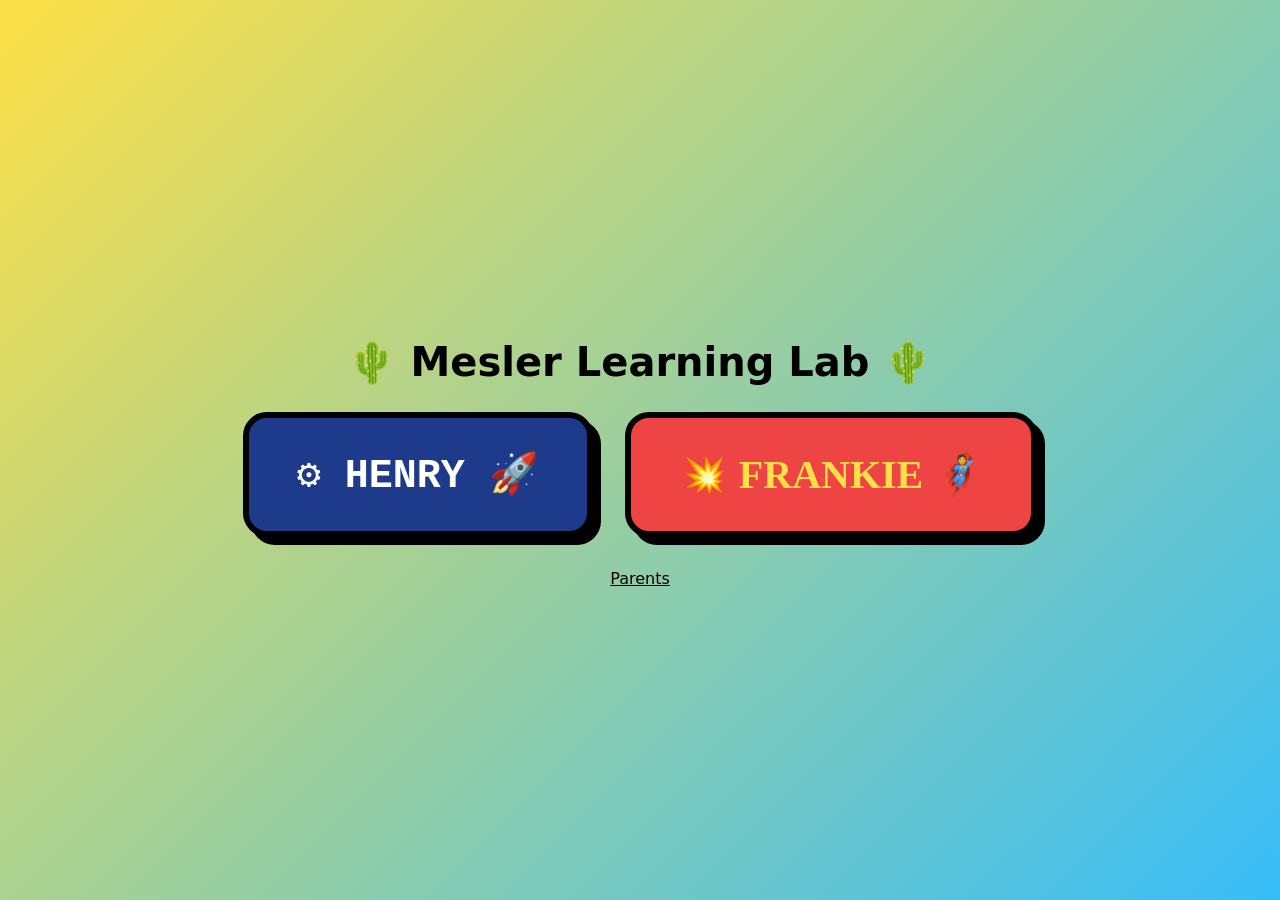
<file: index.html>
<!doctype html><html><head><meta charset="utf-8"><meta name="viewport" content="width=device-width,initial-scale=1">
<title>Mesler Learning Lab</title><link rel="icon" type="image/png" href="icons/icon-1024.png"><link rel="apple-touch-icon" href="icons/icon-1024.png"><link rel="manifest" href="manifest.json"><meta name="theme-color" content="#1e3a8a">
<link rel="stylesheet" href="style.css"></head><body><div id="app"></div><script src="app.js"></script></body></html>
</file>
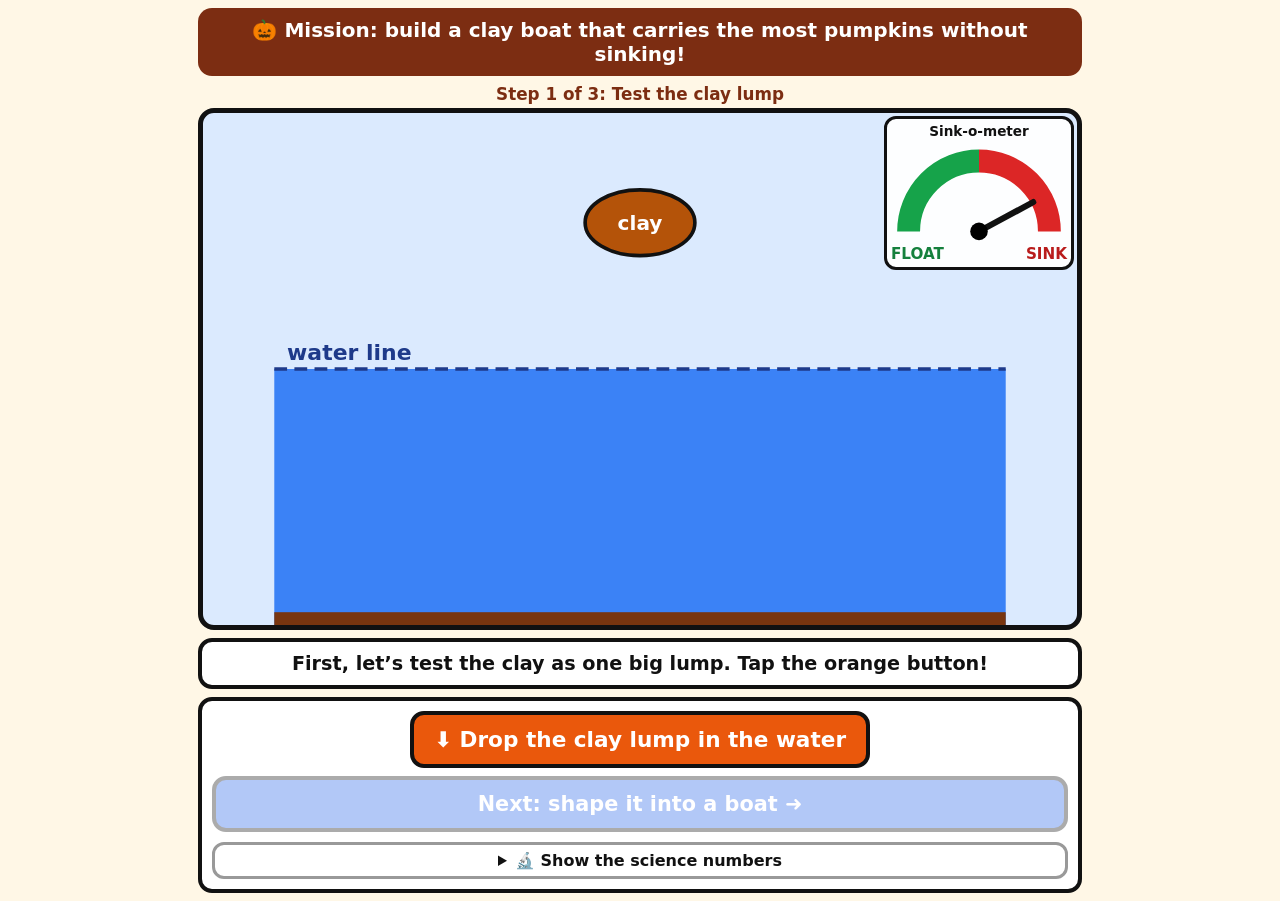
<file: sims/harvest-barge.html>
<!doctype html><html lang="en"><head><meta charset="utf-8"><meta name="viewport" content="width=device-width,initial-scale=1">
<title>Harvest Barge Challenge</title>
<style>
*{box-sizing:border-box}html,body{margin:0}body{font-family:system-ui,Arial,sans-serif;background:#fff7e6;color:#111;font-size:20px}
.wrap{max-width:900px;margin:auto;padding:8px}
#mission{background:#7c2d12;color:#fff;font-weight:900;font-size:1.25rem;text-align:center;padding:10px;border-radius:14px}
#stepTag{font-weight:900;font-size:1.05rem;margin:8px 0 4px;color:#7c2d12;text-align:center}
.scene{position:relative}
svg#sv{width:100%;height:auto;max-height:58vh;display:block;border:5px solid #111;border-radius:16px;background:#dbeafe;touch-action:manipulation}
#gauge{position:absolute;right:8px;top:8px;width:30%;max-width:190px;background:#fffffff0;border:3px solid #111;border-radius:12px;padding:4px;text-align:center;font-weight:900;font-size:.85rem}
#gauge svg{width:100%;display:block}
#what{margin:8px 0;padding:10px;border-radius:14px;border:4px solid #111;background:#fff;font-weight:800;font-size:1.2rem;text-align:center;min-height:3.2rem}
.good{background:#dcfce7!important;border-color:#15803d!important}.bad{background:#fee2e2!important;border-color:#b91c1c!important}
.panel{background:#fff;border:4px solid #111;border-radius:14px;padding:10px;text-align:center}
.sl{margin:6px 0 12px;text-align:left;font-weight:900;font-size:1.2rem}
.sl input{width:100%;height:44px;accent-color:#ea580c}
button{font:inherit;font-weight:900;border:4px solid #111;border-radius:14px;padding:12px 20px;cursor:pointer;background:#fff;min-height:56px}
button:disabled{opacity:.35;cursor:not-allowed}
.big{background:#ea580c;color:#fff;font-size:1.35rem}.next{background:#2563eb;color:#fff;font-size:1.3rem;width:100%;margin-top:8px}
.yes{background:#bbf7d0;font-size:1.4rem}.no{background:#fecaca;font-size:1.4rem}
#count{font-size:2rem;font-weight:900;margin:4px 0}
.step{display:none}.step.on{display:block}
#endCard{display:none}#endCard h2{margin:.2rem 0}
details{margin-top:10px;background:#fff;border:3px solid #999;border-radius:12px;padding:6px 10px;font-size:1rem}
details summary{cursor:pointer;font-weight:800}
.row{display:flex;gap:10px;justify-content:center;flex-wrap:wrap;align-items:center}
@media (max-width:700px){body{font-size:18px}#gauge{position:static;width:50%;max-width:180px;margin:6px auto 0}#mission{font-size:1.05rem}}
</style></head><body><div class="wrap">
<div id="mission">🎃 Mission: build a clay boat that carries the most pumpkins without sinking!</div>
<div id="stepTag"></div>
<div class="scene"><svg id="sv" viewBox="0 0 800 560" aria-label="Water tank"></svg>
<div id="gauge">Sink-o-meter<svg viewBox="0 0 200 120"><path d="M20 105 A80 80 0 0 1 100 25" stroke="#16a34a" stroke-width="26" fill="none"/><path d="M100 25 A80 80 0 0 1 180 105" stroke="#dc2626" stroke-width="26" fill="none"/>

<line id="needle" x1="100" y1="105" x2="100" y2="35" stroke="#111" stroke-width="7" stroke-linecap="round"/><circle cx="100" cy="105" r="10"/></svg><div style="display:flex;justify-content:space-between;font-size:.95rem"><span style="color:#15803d">FLOAT</span><span style="color:#b91c1c">SINK</span></div></div></div>
<div id="what"></div>
<div class="panel">
 <div class="step" id="s1"><button class="big" id="drop">⬇ Drop the clay lump in the water</button><button class="next" id="n1" disabled>Next: shape it into a boat ➜</button></div>
 <div class="step" id="s2">
  <div class="sl">↔ How wide? <input id="w" type="range" min="4" max="20" step="0.5" value="8"></div>
  <div class="sl">↕ How tall are the walls? <input id="h" type="range" min="1" max="10" step="0.5" value="3"></div>
  <button class="next" id="n2">Next: load pumpkins ➜</button></div>
 <div class="step" id="s3">
  <div id="count">🎃 0 pumpkins</div>
  <div id="ask" class="row" style="display:none"><span style="font-weight:900;width:100%">Will it float with one more pumpkin?</span><button class="yes" data-g="1">👍 Float</button><button class="no" data-g="0">👎 Sink</button></div>
  <div id="addRow" class="row"><button class="big" id="add">➕ Add pumpkin</button></div>
  <div style="margin-top:6px;font-size:1rem">Best so far: <b id="best1">0</b> 🎃 · Guesses right: <b id="gs">0/0</b></div>
  <button id="back2" style="margin-top:8px;font-size:1rem">⬅ Change the boat shape</button></div>
 <div id="endCard"><h2 id="endTxt"></h2><div style="font-size:1.2rem">🏆 Best ever: <b id="best2"></b> pumpkins</div><button class="big" id="again" style="margin-top:10px;width:100%">🔁 Try again</button></div>
 <details><summary>🔬 Show the science numbers</summary><div id="nums"></div></details>
</div></div>
<script>
const CLAY=170,CV=100,PK=50,TMIN=0.2,$=s=>document.getElementById(s),sv=$('sv');
let lastBy=null,step=1,n=0,lumpIn=false,sinking=false,done=false,right=0,tries=0,best=+(localStorage.hbBest||0),pend=false;
const geo=()=>{const W=+$('w').value,H=+$('h').value;return{W,H,t:CV/(W*W+4*W*H),spots:Math.floor(W/4)**2,vol:W*W*H}};
function phys(){const g=geo();if(step==1)return{g,m:CLAY,d:CLAY/CV,lump:true};const m=CLAY+n*PK;return{g,m,d:m/g.vol,tear:g.t<TMIN}}
const SX=30,SY=25,SURF=280;
function draw(){const p=phys(),g=p.g;let s='';
 const disp=step==1?(lumpIn?CV:0):(p.tear?0:Math.min(p.m,g.vol));const wy=SURF-disp*0.025;
 s+=`<rect x="0" y="${wy}" width="800" height="${560-wy}" fill="#3b82f6"/><line x1="0" x2="800" y1="${wy}" y2="${wy}" stroke="#1e3a8a" stroke-width="4" stroke-dasharray="14 8"/>`;
 s+=`<text x="14" y="${wy-10}" font-size="24" font-weight="900" fill="#1e3a8a">water line</text><rect x="0" y="546" width="800" height="14" fill="#78350f"/>`;
 if(step==1){const y=lumpIn?506:120;s+=`<g transform="translate(400,${y})">${lumpIn?`<animateTransform attributeName="transform" type="translate" from="400 120" to="400 506" dur="1.4s" fill="freeze"/>`:''}<ellipse cx="0" cy="0" rx="60" ry="36" fill="#b45309" stroke="#111" stroke-width="4"/><text x="0" y="8" font-size="22" font-weight="900" text-anchor="middle" fill="#fff">clay</text></g>`}
 else{const bw=g.W*SX,bh=g.H*SY,x=400-bw/2,th=Math.max(5,Math.min(18,g.t*40));
  let by;if(sinking)by=544-bh;else{const draft=Math.min(p.m/(g.W*g.W),g.H);by=wy-bh+draft*SY}
  if(p.tear)by=Math.max(10,wy-bh*.5);
  let pk='';const per=Math.max(1,Math.floor(g.W/4)),sz=Math.min(64,bw/per*.95);
  for(let i=0;i<n;i++){const r=Math.floor(i/per),c=i%per;pk+=`<text x="${x+th+c*(bw-2*th)/per+(r%2)*sz*.3}" y="${by+bh-th-4-r*sz*.55}" font-size="${sz}">🎃</text>`}
  const fill=sinking?`<rect x="${x}" y="${by}" width="${bw}" height="${bh}" fill="#3b82f6cc"/>`:'';
  const crack=p.tear?`<polyline points="${x+bw*.45},${by+bh} ${x+bw*.5},${by+bh-bh*.4} ${x+bw*.42},${by+bh-bh*.6} ${x+bw*.52},${by}" stroke="#dc2626" stroke-width="7" fill="none"/>`:'';
  const anim=sinking&&lastBy!=null?`<animateTransform attributeName="transform" type="translate" from="0 ${lastBy-by}" to="0 0" dur="1.4s" begin="0.3s" fill="freeze"/>`:'';
  s+=`<g transform="translate(0,${anim?lastBy-by:0})">${anim}${pk}<path d="M${x} ${by} V${by+bh} H${x+bw} V${by}" fill="none" stroke="${p.tear?'#991b1b':'#b45309'}" stroke-width="${th}" stroke-linejoin="round"/>${fill}${crack}</g>`;if(!sinking)lastBy=by;
  if(sinking)s+=`<path d="M${x-10} ${by-10} q-30 30 -10 60 M${x+bw+10} ${by-10} q30 30 10 60" stroke="#93c5fd" stroke-width="10" fill="none"/>`}
 sv.innerHTML=s;
 const ang=Math.max(-88,Math.min(88,(Math.min(p.d,2)-1)*88));$('needle').setAttribute('transform',`rotate(${(p.tear||sinking)?88:ang} 100 105)`);
 $('nums').innerHTML=step==1?`Clay: ${CLAY} g squeezed into ${CV} cm³ → density ${(CLAY/CV).toFixed(2)} (water = 1.00)`:
  `Boat + pumpkins weigh <b>${p.m} g</b>.<br>The hull can push away up to <b>${Math.round(g.vol)} g</b> of water (${g.W}×${g.W}×${g.H} cm).<br>Average density (boat + air + pumpkins): <b>${p.d.toFixed(2)}</b> (water = 1.00)<br>Wall thickness: <b>${g.t.toFixed(2)} cm</b> (tears below ${TMIN})<br>Room on deck: <b>${g.spots}</b> pumpkins`;
 $('count').textContent=`🎃 ${n} pumpkin${n==1?'':'s'}`;$('best1').textContent=best;$('best2').textContent=best;$('gs').textContent=`${right}/${tries}`}
function say(t,c){const w=$('what');w.innerHTML=t;w.className=c||''}
function show(k){step=k;['s1','s2','s3'].forEach((id,i)=>$(id).classList.toggle('on',i+1==k));$('endCard').style.display='none';
 $('stepTag').textContent=`Step ${k} of 3: `+['Test the clay lump','Shape your boat','Load the pumpkins'][k-1]}
$('drop').onclick=()=>{lumpIn=true;draw();$('drop').disabled=true;setTimeout(()=>{say('⬇ It sank! All the clay squished together is heavier than the water it pushes away, so it sinks.','bad');$('n1').disabled=false},1400)};
$('n1').onclick=()=>{show(2);shape()};
function shape(){n=0;sinking=false;const p=phys(),g=p.g;
 if(p.tear){say('💥 Too thin, the clay tore! Make it a bit smaller.','bad');$('n2').disabled=true}
 else if(p.d>1){say('🌊 This boat is too small. It sinks even with no pumpkins. Make it wider or taller.','bad');$('n2').disabled=true}
 else{say(`✅ It floats! The same clay floats now because the boat is full of air and pushes away lots of water. It has room for ${g.spots} pumpkins.`,'good');$('n2').disabled=false}
 draw()}
$('w').oninput=shape;$('h').oninput=shape;
$('n2').onclick=()=>{show(3);n=0;say('Tap ➕ Add pumpkin. Before each one, guess: will it still float?');askOff();draw()};
$('back2').onclick=()=>{show(2);shape()};
function askOff(){$('ask').style.display='none';$('addRow').style.display='flex'}
$('add').onclick=()=>{const g=geo();if(n>=g.spots){say('🧺 The deck is full! Make the boat wider to fit more pumpkins.','bad');return}
 $('ask').style.display='flex';$('addRow').style.display='none'};
document.querySelectorAll('#ask button').forEach(b=>b.onclick=()=>{askOff();const guess=b.dataset.g=='1';n++;const p=phys(),fl=p.d<=1;tries++;if(guess==fl)right++;
 const gt=guess==fl?' 🎯 You guessed right!':' 🤔 Surprise!';
 if(fl){if(n>best){best=n;localStorage.hbBest=best}
  const close=p.d>0.9?' Careful, the water is almost at the top of the walls!':'';say(`👍 Still floating! The boat sank a little lower and pushed away more water.${close}${gt}`,'good');draw()}
 else{sinking=true;say(`🌊 Oh no! Too heavy: water poured over the walls and the boat sank.${gt}`,'bad');draw();
  setTimeout(()=>{$('s3').classList.remove('on');$('endCard').style.display='block';$('endTxt').textContent=`Your boat carried ${n-1} pumpkin${n-1==1?'':'s'}! Try a different shape to beat it.`;$('stepTag').textContent='Boat sank!'},1600)}});
$('again').onclick=()=>{show(2);shape()};
show(1);say('First, let’s test the clay as one big lump. Tap the orange button!');draw();
</script></body></html>
</file>
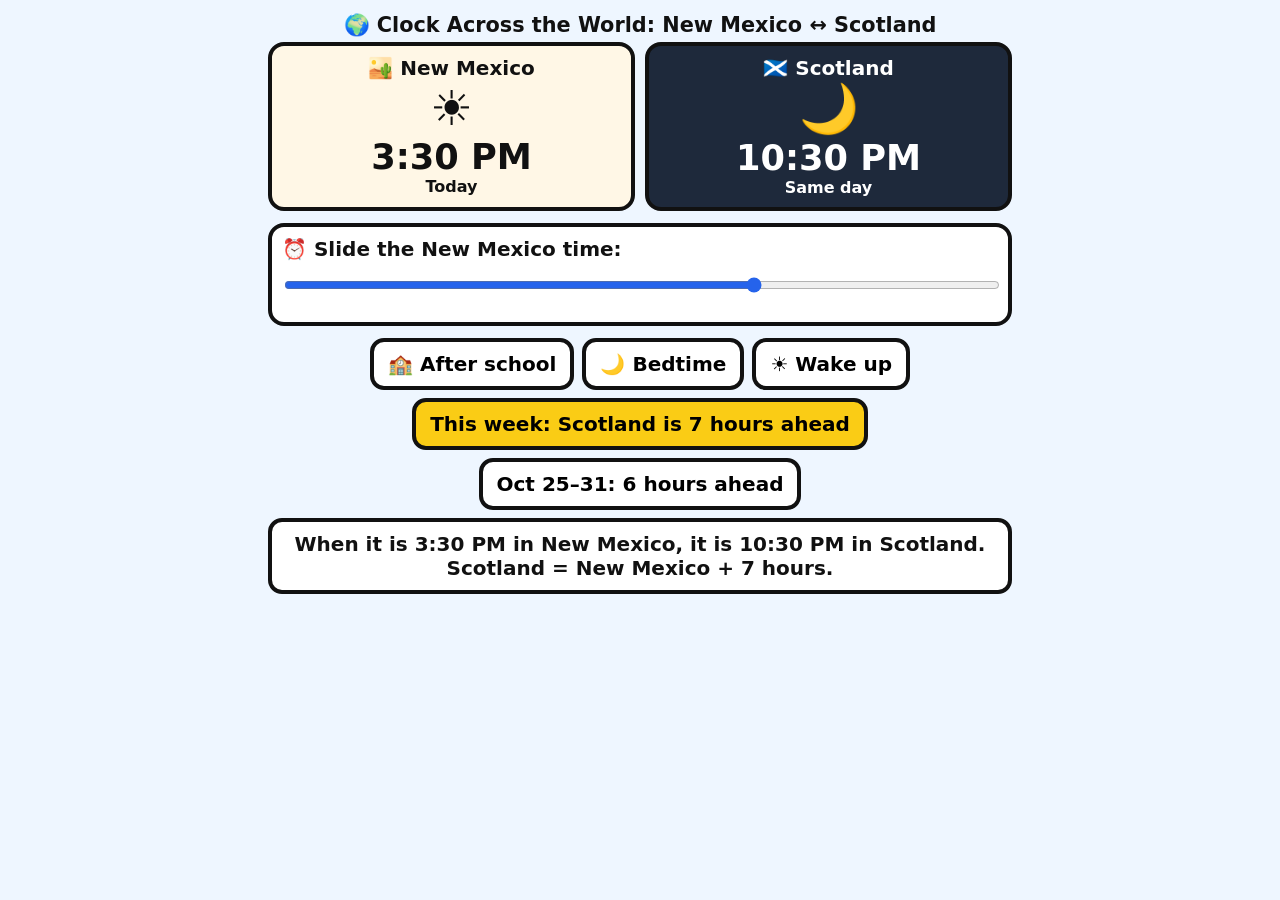
<file: sims/time-zones.html>
<!doctype html><html lang="en"><head><meta charset="utf-8"><meta name="viewport" content="width=device-width,initial-scale=1"><title>Clock Across the World</title>
<style>
*{box-sizing:border-box}body{margin:0;font-family:system-ui,Arial,sans-serif;background:#eef6ff;color:#111;font-size:20px}
.w{max-width:760px;margin:auto;padding:8px}h1{font-size:1.3rem;text-align:center;margin:.3rem 0}
.cards{display:grid;grid-template-columns:1fr 1fr;gap:10px}
.c{border:4px solid #111;border-radius:16px;padding:10px;text-align:center;background:#fff}
.c .sky{font-size:3rem}.c .t{font-size:2.2rem;font-weight:900}.c .d{font-size:1rem;font-weight:700}
#nm{background:#fff7e6}#sc{background:#eef2ff}
.night{filter:none;background:#1e293b!important;color:#fff}
.sl{margin:12px 0;border:4px solid #111;border-radius:16px;padding:10px;background:#fff;font-weight:900}
input[type=range]{width:100%;height:44px;accent-color:#2563eb}
button{font:inherit;font-weight:900;border:4px solid #111;border-radius:14px;padding:10px 14px;background:#fff;cursor:pointer;min-height:52px}
button.on{background:#facc15}.row{display:flex;gap:8px;flex-wrap:wrap;justify-content:center;margin:8px 0}
#msg{border:4px solid #111;border-radius:14px;background:#fff;padding:10px;text-align:center;font-weight:800;min-height:3.4rem}
@media(max-width:480px){.c .t{font-size:1.6rem}body{font-size:18px}}
</style></head><body><div class="w"><h1>🌍 Clock Across the World: New Mexico ↔ Scotland</h1>
<div class="cards"><div class="c" id="nm"><b>🏜️ New Mexico</b><div class="sky" id="s1"></div><div class="t" id="t1"></div><div class="d" id="d1"></div></div>
<div class="c" id="sc"><b>🏴󠁧󠁢󠁳󠁣󠁴󠁿 Scotland</b><div class="sky" id="s2"></div><div class="t" id="t2"></div><div class="d" id="d2"></div></div></div>
<div class="sl">⏰ Slide the New Mexico time:<input id="r" type="range" min="0" max="47" value="31"></div>
<div class="row"><button id="b1">🏫 After school</button><button id="b2">🌙 Bedtime</button><button id="b3">☀️ Wake up</button></div>
<div class="row"><button id="z7" class="on">This week: Scotland is 7 hours ahead</button><button id="z6">Oct 25–31: 6 hours ahead</button></div>
<div id="msg"></div></div>
<script>
const $=i=>document.getElementById(i);let off=7;
const fmt=m=>{m=((m%1440)+1440)%1440;const h=Math.floor(m/60),mm=m%60;return(h%12||12)+':'+(mm?'30':'00')+' '+(h<12?'AM':'PM')};
const sky=m=>{m=((m%1440)+1440)%1440;return m>=420&&m<1080?'☀️':'🌙'};
function go(){const m=$('r').value*30,s=m+off*60,day=s>=1440?'tomorrow':'same day';
 $('t1').textContent=fmt(m);$('s1').textContent=sky(m);$('d1').textContent='Today';
 $('t2').textContent=fmt(s);$('s2').textContent=sky(s);$('d2').textContent=s>=1440?'Next day!':'Same day';
 $('nm').classList.toggle('night',sky(m)=='🌙');$('sc').classList.toggle('night',sky(s)=='🌙');
 $('msg').textContent=`When it is ${fmt(m)} in New Mexico, it is ${fmt(s)} in Scotland${s>=1440?' (the next day)':''}. Scotland = New Mexico + ${off} hours.`}
$('r').oninput=go;$('b1').onclick=()=>{$('r').value=31;go()};$('b2').onclick=()=>{$('r').value=40;go()};$('b3').onclick=()=>{$('r').value=14;go()};
$('z7').onclick=()=>{off=7;$('z7').classList.add('on');$('z6').classList.remove('on');go()};$('z6').onclick=()=>{off=6;$('z6').classList.add('on');$('z7').classList.remove('on');go()};
go();</script></body></html>
</file>
<file: style.css>
body{margin:0;font-family:system-ui,sans-serif}a{color:inherit}
.home{min-height:100vh;display:flex;flex-direction:column;align-items:center;justify-content:center;background:linear-gradient(135deg,#fde047,#38bdf8)}
.home h1{font-size:2.5rem;text-align:center}.btns{display:flex;gap:2rem;flex-wrap:wrap;justify-content:center}
.big{font-size:2.5rem;padding:2rem 3rem;border-radius:24px;border:6px solid #000;cursor:pointer;font-weight:900;box-shadow:8px 8px 0 #000}
.bh{background:#1e3a8a;color:#fff;font-family:"Courier New",monospace}.bf{background:#ef4444;color:#fde047;font-family:"Comic Sans MS","Comic Neue",cursive}
.foot{margin-top:2rem}.wrap{max-width:900px;margin:auto;padding:1rem}
.henry{min-height:100vh;color:#e0f2fe;font-family:"Courier New",monospace;background:#1e3a8a;background-image:linear-gradient(#ffffff22 1px,transparent 1px),linear-gradient(90deg,#ffffff22 1px,transparent 1px);background-size:24px 24px}
.henry .card{border:2px dashed #93c5fd;padding:1rem;margin:1rem 0;background:#1e40afcc}
.frankie{min-height:100vh;font-family:"Comic Sans MS","Comic Neue",cursive;font-size:1.9rem;background:#fde047;background-image:radial-gradient(#f9731655 3px,transparent 3px);background-size:18px 18px}
.frankie .card{border:5px solid #000;background:#fff;padding:1rem;margin:1rem 0;box-shadow:6px 6px 0 #ef4444;border-radius:12px}
.frankie .act{font-size:1.4rem}.frankie h1{color:#ef4444;-webkit-text-stroke:2px #000;font-size:3rem}
button.act{font-size:1.1rem;padding:.6rem 1.2rem;border-radius:10px;border:3px solid #000;background:#facc15;font-weight:bold;cursor:pointer;margin:.3rem}
.ws{background:#fff;color:#000;padding:1rem;border-radius:8px}.ws li{margin-bottom:2.2rem}
.parent{background:#f1f5f9}.parent table{border-collapse:collapse;width:100%;background:#fff}.parent td,.parent th{border:1px solid #ccc;padding:4px;font-size:.9rem}
.parent input,.parent select{width:100%}
.printbig{display:block;width:100%;font-size:2rem;font-weight:900;padding:1.2rem;border:5px solid #000;border-radius:20px;background:#22c55e;color:#fff;box-shadow:6px 6px 0 #000;cursor:pointer;margin-bottom:1rem}
.parent code{display:block;background:#0f172a;color:#e2e8f0;padding:.6rem;word-break:break-all;user-select:all}
@page{size:letter;margin:0.5in}
@media print{html,body{background:#fff!important}body *{visibility:hidden}#ws,#ws *{visibility:visible}
#ws{position:absolute;left:0;top:0;width:7.5in;max-height:10in;overflow:hidden;padding:0;font-size:14pt;color:#000;page-break-inside:avoid;break-inside:avoid}
#ws h2{font-size:18pt;margin:0 0 .2in}#ws li{margin-bottom:.9in;break-inside:avoid}.henry,.frankie{background:none!important}}

details.guide{background:#fff;color:#000;border:3px solid #000;border-radius:12px;padding:.5rem .8rem;margin:.6rem 0}
details.guide summary{font-weight:900;cursor:pointer;font-size:1.1em}
details.guide ol{padding-left:1.4em}details.guide li{margin:.8rem 0}
details.guide img{display:block;width:100%;max-width:480px;border:2px solid #333;border-radius:8px;margin-bottom:.3rem}
.frankie details.guide li span{font-size:1.4em}
.simf{width:100%;height:1150px;border:4px solid #000;border-radius:12px;background:#fff}@media print{.simf{display:none}}
@media print{html,body{height:10in;overflow:hidden}.henry,.frankie{min-height:0;height:10in;overflow:hidden}.simf{display:none!important}}

.rdb{background:#bae6fd!important}.wd.hl{background:#fde047;color:#000;border-radius:4px}
.pass{margin:.8rem 0}.chunk{background:#fff;color:#000;border:3px solid #000;border-radius:12px;padding:.5rem .8rem;margin:.6rem 0}.chunk p{font-size:1.15em;line-height:1.5}
.chk{background:#fef9c3;border:2px solid #ca8a04;border-radius:8px;padding:.3rem .6rem}.chk summary{font-weight:900;cursor:pointer}
.wb{background:#ecfccb;color:#000;border:3px solid #4d7c0f;border-radius:12px;padding:.4rem .8rem}.wb ul{margin:.2rem 0}
.chal{background:#f3e8ff;color:#000;border:3px solid #7e22ce;border-radius:12px;padding:.4rem .8rem;margin:.6rem 0}.chal summary{font-weight:900;cursor:pointer}
.setup{background:#fff7ed;color:#111;border:3px solid #c2410c;border-radius:12px;padding:.6rem .8rem;margin:.6rem 0}.setup ol{margin:.3rem 0 .2rem 1.2rem}
.key{background:#fff7ed;color:#111;border:3px dashed #9a3412;border-radius:12px;padding:.5rem .8rem;margin:.6rem 0}.key summary{font-weight:900;cursor:pointer}
#ws.fit{font-size:12.5pt}#ws.fit h2{font-size:16pt;margin:0 0 .12in}#ws.fit li{margin-bottom:.28in}#ws .ex{border:2px solid #111;padding:.06in .1in;margin:0 0 .12in}
.henry .card ol li{margin:.5rem 0;font-size:1.1em}
@media print{.rdb{display:none!important}}
.task{background:#fff;color:#111;border:4px solid #111;border-radius:14px;padding:.7rem .9rem;margin:.8rem 0}
.task h3{margin:.1rem 0 .4rem}
.teach{font-size:1.05em;line-height:1.45}
.teach pre,.sheet pre{font-family:ui-monospace,monospace;font-size:.95em;line-height:1.2;background:#f8fafc;padding:.3rem .5rem;overflow:auto}
.gfig{margin:.4rem 0}.gfig img{display:block;width:100%;max-width:460px;background:#fff;border:3px solid #111;border-radius:10px}
.gfig figcaption{font-weight:700;margin-top:.2rem}
.turn{background:#fffbeb;border:3px dashed #111;border-radius:10px;padding:.45rem .6rem;margin-top:.45rem}
.donebox{background:#dcfce7;color:#111;border:3px solid #166534;border-radius:12px;padding:.45rem .7rem}
.work{display:block;border:2px solid #111;min-height:1in;margin:.12rem 0}
.work.mid{min-height:1in}
.work.tall{min-height:2.5in}
.work.sub{min-height:.75in}
.match{display:flex;justify-content:space-between;gap:1.4in;margin:.08in 0 .12in}
.mcol{display:flex;flex-direction:column;gap:.18in}
.mword{font-weight:900;font-size:26pt;min-height:.5in;display:flex;align-items:center}
.mpic{font-size:36pt;line-height:1;min-height:.5in;display:flex;align-items:center;justify-content:center}
.trace{display:block;margin:.04in 0;font-weight:900;font-size:36pt;line-height:1.05;letter-spacing:.02em;color:transparent;-webkit-text-stroke:2px #222}
.writebox{display:inline-block;width:3in;height:.6in;border:3px solid #111;vertical-align:middle}
.tally{display:inline-block;width:2.4in;height:.5in;border:3px solid #111;vertical-align:middle}
.countbox{display:inline-block;width:1.5in;height:.55in;border:3px solid #111;vertical-align:middle}
.nums{font-size:20pt;letter-spacing:.08em;font-weight:700}
#ws table{border-collapse:collapse;width:100%;margin:.1in 0;table-layout:fixed}
#ws td,#ws th{border:1px solid #111;padding:3px 6px;vertical-align:top}
#ws td:first-child,#ws th:first-child{width:1.35in}
#ws .cell{min-height:.65in}
#ws .line{display:block;border-bottom:2px solid #111;height:.36in;margin:.06in 0 .08in}
#ws .blank{display:inline-block;border-bottom:2px solid #111;min-width:1.5in;height:.32in;vertical-align:bottom}
#ws.plain li{margin-bottom:.16in;break-inside:avoid;page-break-inside:avoid}
@media screen{#ws.offscreen{position:absolute;left:-14000px;width:7.5in}}
@media print{
 html,body,.henry,.frankie,.wrap,.card{height:auto!important;max-height:none!important;overflow:visible!important;min-height:0!important}
 .wrap>*:not(.card),.card>*:not(#ws),.card+.card{display:none!important}
 #ws.plain{display:block!important;position:static!important;left:auto!important;top:auto!important;max-height:none!important;overflow:visible!important;width:7.5in;font-size:14pt}
 #ws.plain h2{font-size:16pt;margin:0 0 .08in}
 #ws.plain li{margin-bottom:.12in;break-inside:avoid;page-break-inside:avoid}
 #ws .work.mid{min-height:1in}
 #ws .work.tall{min-height:2.5in}
 #ws .work.sub{min-height:.75in}
 #ws .cell{min-height:.65in}
 #ws.kid{font-size:22pt;line-height:1.15}
 #ws.kid h2{font-size:24pt;margin:0 0 .02in}
 #ws.kid p{margin:.02in 0}
 #ws.kid ol{margin:.04in 0;padding-left:.35in}
 #ws.kid li{margin-bottom:.03in}
 #ws.kid li:last-child{margin-bottom:0}
 #ws.kid .mword,#ws.kid .mpic{min-height:.42in}
 #ws.kid .match{gap:.9in;margin:.02in 0}
}
</file>
